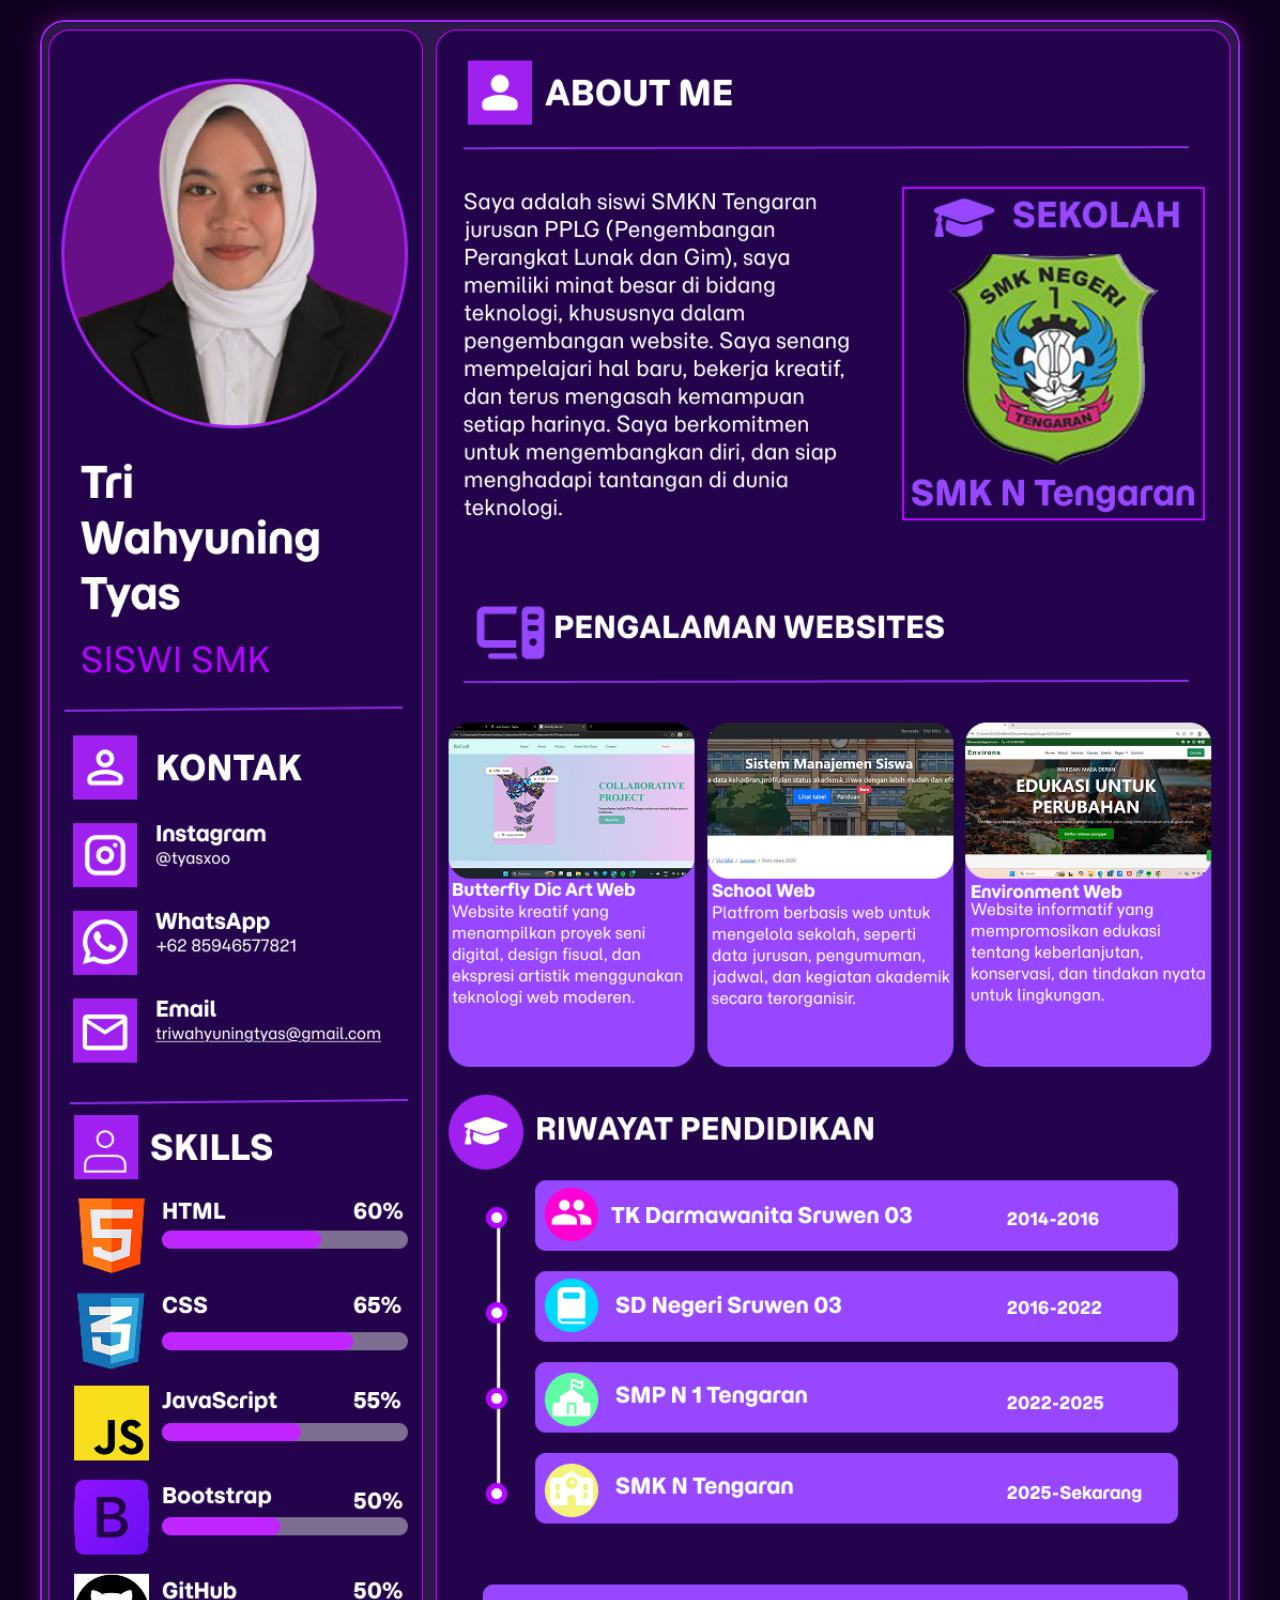
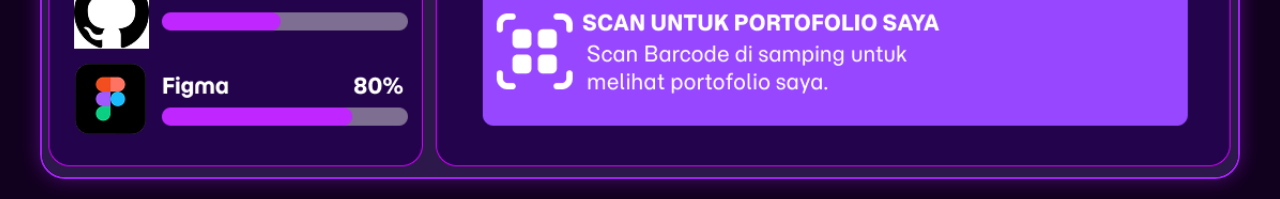
<file: cv.html>
<!DOCTYPE html>
<html lang="id">
<head>
  <meta charset="UTF-8">
  <meta name="viewport" content="width=device-width, initial-scale=1.0">
  <title>Portfolio Page</title>

  <style>
    *{
      margin: 0;
      padding: 0;
      box-sizing: border-box;
    }

    body{
      background: #12001f;
      display: flex;
      justify-content: center;
      align-items: center;
      min-height: 100vh;
      padding: 20px;
      font-family: Arial, sans-serif;
    }

    .photo-container{
      width: 100%;
      max-width: 1200px;
      border-radius: 25px;
      overflow: hidden;
      border: 2px solid #a020f0;
      box-shadow: 0 0 20px rgba(160, 32, 240, 0.4);
    }

    .photo-container img{
      width: 100%;
      display: block;
      object-fit: cover;
    }
  </style>
</head>
<body>

  <div class="photo-container">
    <img src="asset/CV.png" alt="Portfolio">
  </div>

</body>
</html>
</file>
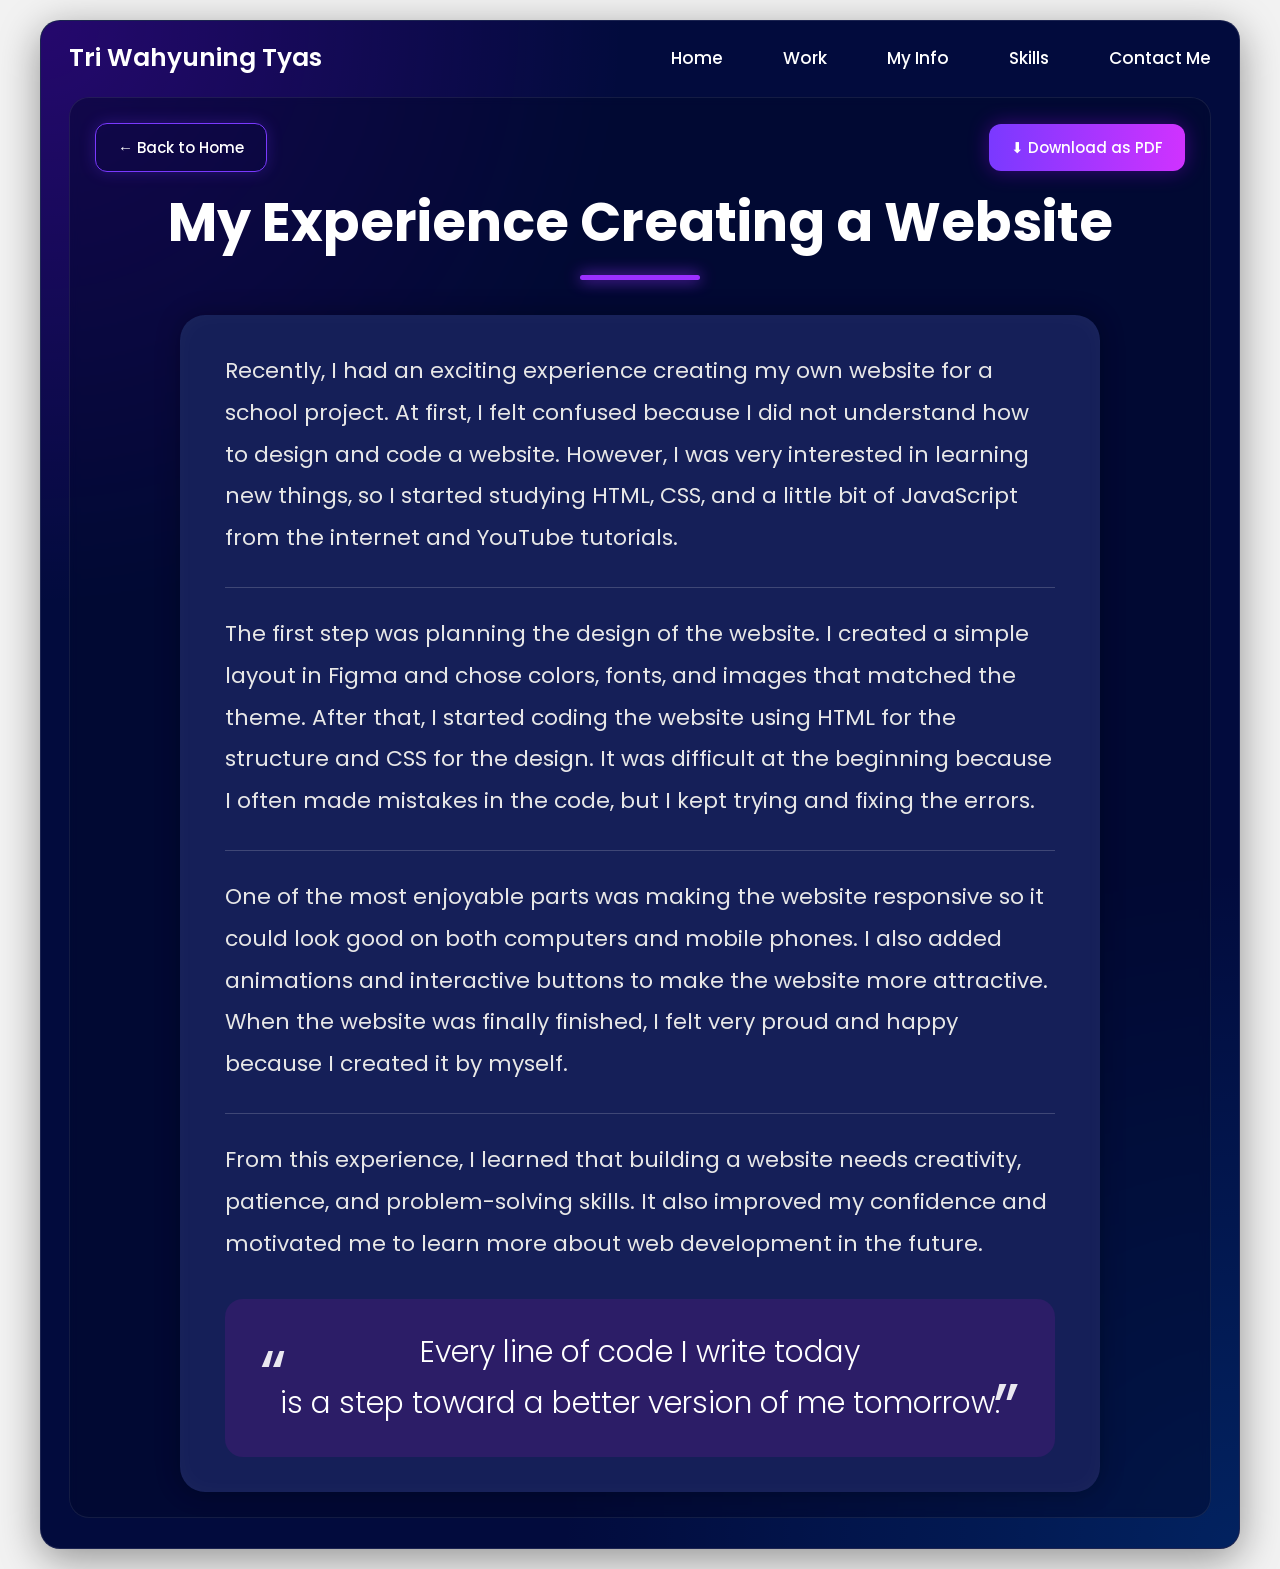
<file: recounttext.html>
<!DOCTYPE html>
<html lang="en">
<head>
  <meta charset="UTF-8" />
  <meta name="viewport" content="width=device-width, initial-scale=1.0"/>
  <title>Experience Website</title>

  <!-- Google Font -->
  <link href="https://fonts.googleapis.com/css2?family=Poppins:wght@300;400;500;600;700&display=swap" rel="stylesheet">

  <style>
    *{
      margin:0;
      padding:0;
      box-sizing:border-box;
      font-family:'Poppins', sans-serif;
    }

    body{
      background:#f2f2f2;
      display:flex;
      justify-content:center;
      align-items:center;
      min-height:100vh;
      padding:20px;
    }

    .container{
      width:100%;
      max-width:1200px;
      background:#020b3d;
      border-radius:20px;
      padding:18px 28px 30px;
      border:1px solid rgba(255,255,255,0.1);
      box-shadow:0 10px 40px rgba(0,0,0,0.4);
      position:relative;
      overflow:hidden;
    }

    .container::before{
      content:"";
      position:absolute;
      inset:0;
      background:
      radial-gradient(circle at top left, rgba(140,0,255,.25), transparent 30%),
      radial-gradient(circle at bottom right, rgba(0,140,255,.18), transparent 35%);
      pointer-events:none;
    }

    /* NAVBAR */
    .navbar{
      display:flex;
      justify-content:space-between;
      align-items:center;
      margin-bottom:20px;
      position:relative;
      z-index:2;
    }

    .logo{
      color:#fff;
      font-size:25px;
      font-weight:600;
    }

    .nav-links{
      display:flex;
      gap:60px;
      list-style:none;
    }

    .nav-links a{
      color:white;
      text-decoration:none;
      font-size:17px;
      font-weight:500;
      transition:0.3s;
    }

    .nav-links a:hover{
      color:#b14dff;
    }

    /* CONTENT BOX */
    .content-box{
      border:1px solid rgba(255,255,255,0.08);
      border-radius:20px;
      padding:25px;
      position:relative;
      z-index:2;
      background:rgba(2, 7, 40, 0.45);
      backdrop-filter:blur(5px);
    }

    .top-buttons{
      display:flex;
      justify-content:space-between;
      align-items:center;
      margin-bottom:10px;
    }

    .btn{
      display:inline-flex;
      align-items:center;
      gap:10px;
      padding:12px 22px;
      border-radius:12px;
      text-decoration:none;
      color:white;
      font-size:15px;
      font-weight:500;
      transition:0.3s;
    }

    .back-btn{
      border:1px solid #7a39ff;
      background:transparent;
      box-shadow:0 0 15px rgba(122,57,255,.25);
    }

    .back-btn:hover{
      background:#7a39ff;
      transform:translateY(-2px);
    }

    .pdf-btn{
      background:linear-gradient(90deg,#7a39ff,#d032ff);
      box-shadow:0 0 20px rgba(170,0,255,.35);
    }

    .pdf-btn:hover{
      transform:translateY(-2px) scale(1.03);
    }

    /* TITLE */
    .title{
      text-align:center;
      color:white;
      font-size:54px;
      font-weight:700;
      margin:10px 0 35px;
    }

    .title-line{
      width:120px;
      height:5px;
      background:#9b30ff;
      margin:12px auto 0;
      border-radius:20px;
      box-shadow:0 0 15px #9b30ff;
    }

    /* ARTICLE */
    .article{
      max-width:920px;
      margin:auto;
      background:#151f58;
      padding:35px 45px;
      border-radius:25px;
      color:#e7e7e7;
      line-height:1.9;
      font-size:22px;
      box-shadow:
      inset 0 0 25px rgba(255,255,255,0.03),
      0 0 25px rgba(0,0,0,0.3);
    }

    .article p{
      margin-bottom:28px;
    }

    .divider{
      width:100%;
      height:1px;
      background:rgba(255,255,255,0.18);
      margin:25px 0;
    }

    /* QUOTE */
    .quote-box{
      margin-top:35px;
      background:#2c1d67;
      border-radius:18px;
      padding:28px;
      text-align:center;
      position:relative;
      overflow:hidden;
    }

    .quote-box::before{
      content:"“";
      position:absolute;
      left:35px;
      top:10px;
      color:white;
      font-size:70px;
      opacity:.9;
    }

    .quote-box::after{
      content:"”";
      position:absolute;
      right:35px;
      bottom:-18px;
      color:white;
      font-size:70px;
      opacity:.9;
    }

    .quote{
      color:white;
      font-size:30px;
      font-weight:300;
      line-height:1.7;
    }

    /* RESPONSIVE */
    @media(max-width:1000px){

      .navbar{
        flex-direction:column;
        gap:20px;
      }

      .nav-links{
        gap:25px;
        flex-wrap:wrap;
        justify-content:center;
      }

      .title{
        font-size:38px;
      }

      .article{
        font-size:18px;
        padding:25px;
      }

      .quote{
        font-size:22px;
      }
    }

    @media(max-width:700px){

      .top-buttons{
        flex-direction:column;
        gap:15px;
      }

      .title{
        font-size:30px;
      }

      .article{
        font-size:16px;
      }

      .quote{
        font-size:18px;
      }

      .logo{
        font-size:20px;
      }
    }

  </style>
</head>
<body>

  <div class="container">

    <!-- NAVBAR -->
    <div class="navbar">
      <div class="logo">Tri Wahyuning Tyas</div>

      <ul class="nav-links">
        <li><a href="index.html#home">Home</a></li>
        <li><a href="index.html#work">Work</a></li>
        <li><a href="index.html#my info">My Info</a></li>
        <li><a href="index.html#skills">Skills</a></li>
        <li><a href="index.html#contact me">Contact Me</a></li>
      </ul>
    </div>

    <!-- CONTENT -->
    <div class="content-box">

      <div class="top-buttons">

        <a href="index.html" class="btn back-btn">
          ← Back to Home
        </a>

        <a href="#" class="btn pdf-btn">
          ⬇ Download as PDF
        </a>

      </div>
      <!-- TITLE -->
      <div class="title">
        My Experience Creating a Website
        <div class="title-line"></div>
      </div>

      <!-- ARTICLE -->
      <div class="article">

        <p>
          Recently, I had an exciting experience creating my own website for a school project.
          At first, I felt confused because I did not understand how to design and code a website.
          However, I was very interested in learning new things, so I started studying HTML,
          CSS, and a little bit of JavaScript from the internet and YouTube tutorials.
        </p>

        <div class="divider"></div>

        <p>
          The first step was planning the design of the website. I created a simple layout
          in Figma and chose colors, fonts, and images that matched the theme. After that,
          I started coding the website using HTML for the structure and CSS for the design.
          It was difficult at the beginning because I often made mistakes in the code,
          but I kept trying and fixing the errors.
        </p>

        <div class="divider"></div>

        <p>
          One of the most enjoyable parts was making the website responsive so it could look
          good on both computers and mobile phones. I also added animations and interactive
          buttons to make the website more attractive. When the website was finally finished,
          I felt very proud and happy because I created it by myself.
        </p>

        <div class="divider"></div>

        <p>
          From this experience, I learned that building a website needs creativity,
          patience, and problem-solving skills. It also improved my confidence and
          motivated me to learn more about web development in the future.
        </p>

        <!-- QUOTE -->
        <div class="quote-box">
          <div class="quote">
            Every line of code I write today <br>
            is a step toward a better version of me tomorrow.
          </div>
        </div>

      </div>

    </div>

  </div>

</body>
</html>
</file>
